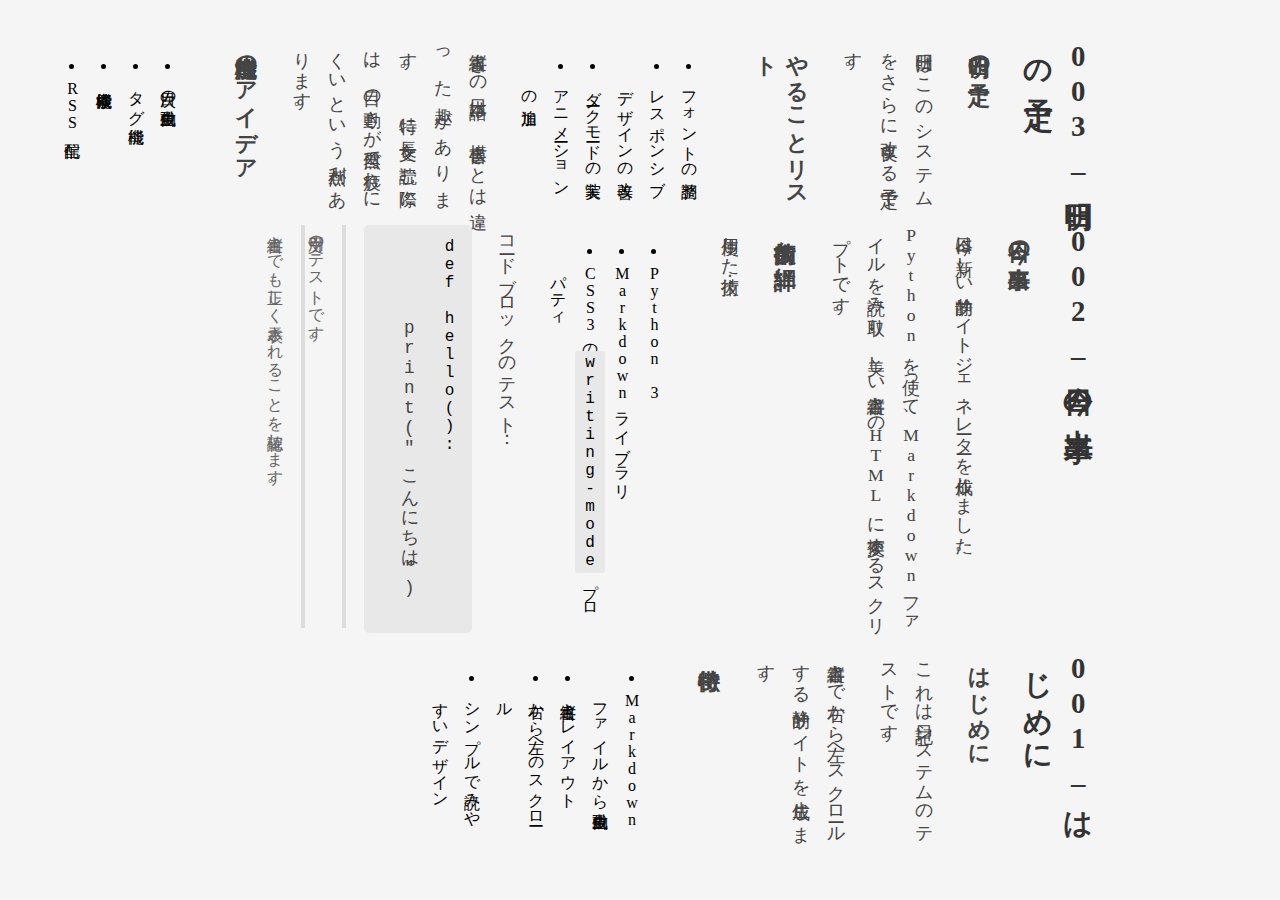
<file: index.html>
<!DOCTYPE html>
<html lang="ja">
<head>
    <meta charset="UTF-8">
    <meta name="viewport" content="width=device-width, initial-scale=1.0">
    <title>Nikki</title>
    <style>
        body {
            margin: 0;
            padding: 0;
            background-color: #f5f5f5;
            font-family: 'Hiragino Mincho ProN', 'Yu Mincho', serif;
            overflow-y: hidden;
        }
        
        .container {
            height: 100vh;
            overflow-x: scroll;
            overflow-y: hidden;
            display: flex;
            flex-direction: row-reverse;
            writing-mode: vertical-rl;
            text-orientation: upright;
            padding: 40px;
            box-sizing: border-box;
        }
        
        .content {
            height: 100%;
            margin-left: 60px;
        }
        
        .content:last-child {
            margin-left: 0;
        }
        
        h2 {
            font-size: 1.8em;
            margin-bottom: 20px;
            color: #333;
            font-weight: bold;
            letter-spacing: 0.1em;
        }
        
        h3 {
            font-size: 1.4em;
            margin-bottom: 15px;
            color: #444;
            font-weight: bold;
        }
        
        p {
            line-height: 2;
            font-size: 1.1em;
            color: #444;
            margin-bottom: 1.5em;
            text-align: justify;
        }
        
        ul, ol {
            margin-bottom: 1.5em;
            padding-right: 1.5em;
        }
        
        li {
            margin-bottom: 0.5em;
            line-height: 2;
        }
        
        code {
            background-color: #e8e8e8;
            padding: 0.2em 0.4em;
            border-radius: 3px;
            font-family: 'Courier New', monospace;
        }
        
        pre {
            background-color: #e8e8e8;
            padding: 1em;
            border-radius: 5px;
            overflow-x: auto;
            margin-bottom: 1.5em;
        }
        
        pre code {
            background-color: transparent;
            padding: 0;
        }
        
        blockquote {
            border-right: 4px solid #ddd;
            padding-right: 1em;
            margin: 0 0 1.5em 0;
            color: #666;
        }
        
        ::-webkit-scrollbar {
            height: 12px;
        }
        
        ::-webkit-scrollbar-track {
            background: #f1f1f1;
        }
        
        ::-webkit-scrollbar-thumb {
            background: #888;
            border-radius: 6px;
        }
        
        ::-webkit-scrollbar-thumb:hover {
            background: #555;
        }
    </style>
</head>
<body>
    <div class="container">
        <div class="content">
            <h2>001_はじめに</h2>
            <h3>はじめに</h3>
<p>これは日記システムのテストです。</p>
<p>縦書きで右から左へスクロールする静的サイトを生成します。</p>
<h3>特徴</h3>
<ul>
<li>Markdownファイルから自動生成</li>
<li>縦書きレイアウト</li>
<li>右から左へのスクロール</li>
<li>シンプルで読みやすいデザイン</li></ul>
        </div>
        <div class="content">
            <h2>002_今日の出来事</h2>
            <h3>今日の出来事</h3>
<p>今日は新しい静的サイトジェネレーターを作成しました。</p>
<p>Pythonを使って、Markdownファイルを読み取り、美しい縦書きのHTMLに変換するスクリプトです。</p>
<h3>技術的な詳細</h3>
<p>使用した技術：</p>
<ul>
<li>Python 3</li>
<li>Markdownライブラリ</li>
<li>CSS3の<code>writing-mode</code>プロパティ</li>
</ul>
<p>コードブロックのテスト：</p>
<pre><code>def hello():
<p>    print("こんにちは")</code></pre></p>
<blockquote>引用文のテストです。</blockquote>
<blockquote>縦書きでも正しく表示されることを確認します。</blockquote>
        </div>
        <div class="content">
            <h2>003_明日の予定</h2>
            <h3>明日の予定</h3>
<p>明日はこのシステムをさらに改良する予定です。</p>
<h3>やることリスト</h3>
<ul>
<li>フォントの調整</li>
<li>レスポンシブデザインの改善</li>
<li>ダークモードの実装</li>
<li>アニメーションの追加</li>
</ul>
<p>縦書きの日本語は、横書きとは違った趣があります。 特に長文を読む際には、目の動きが自然で疲れにくいという利点があります。</p>
<h3>追加機能のアイデア</h3>
<ul>
<li>目次の自動生成</li>
<li>タグ機能</li>
<li>検索機能</li>
<li>RSS配信</li></ul>
        </div>
    </div>
</body>
</html>
</file>
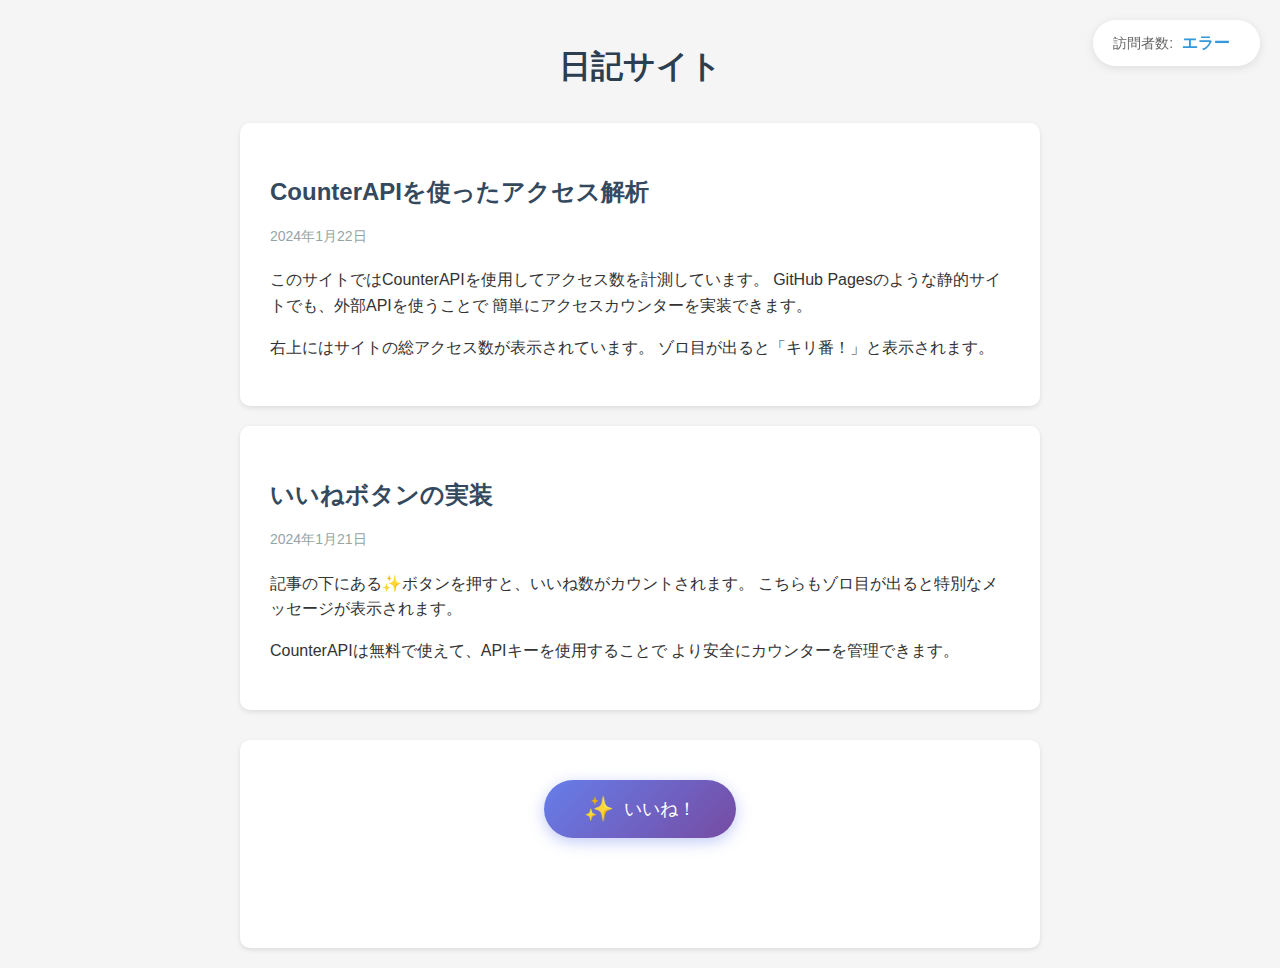
<file: counter.html>
<!DOCTYPE html>
<html lang="ja">
<head>
    <meta charset="UTF-8">
    <meta name="viewport" content="width=device-width, initial-scale=1.0">
    <title>日記 - アクセス解析デモ</title>
    <link rel="stylesheet" href="counter-style.css">
</head>
<body>
    <!-- アクセスカウンター（右上） -->
    <div id="access-counter" class="access-counter">
        <span class="counter-label">訪問者数:</span>
        <span id="access-count">-</span>
        <span id="access-kiriban" class="kiriban"></span>
    </div>

    <div class="container">
        <h1>日記サイト</h1>
        
        <article class="post">
            <h2>CounterAPIを使ったアクセス解析</h2>
            <p class="date">2024年1月22日</p>
            <p>
                このサイトではCounterAPIを使用してアクセス数を計測しています。
                GitHub Pagesのような静的サイトでも、外部APIを使うことで
                簡単にアクセスカウンターを実装できます。
            </p>
            <p>
                右上にはサイトの総アクセス数が表示されています。
                ゾロ目が出ると「キリ番！」と表示されます。
            </p>
        </article>

        <article class="post">
            <h2>いいねボタンの実装</h2>
            <p class="date">2024年1月21日</p>
            <p>
                記事の下にある✨ボタンを押すと、いいね数がカウントされます。
                こちらもゾロ目が出ると特別なメッセージが表示されます。
            </p>
            <p>
                CounterAPIは無料で使えて、APIキーを使用することで
                より安全にカウンターを管理できます。
            </p>
        </article>

        <!-- いいねボタン -->
        <div class="like-section">
            <button id="like-button" class="like-button">
                <span class="like-icon">✨</span>
                <span class="like-text">いいね！</span>
            </button>
            <div id="like-message" class="like-message"></div>
        </div>
    </div>

    <script src="counter.js"></script>
</body>
</html>
</file>
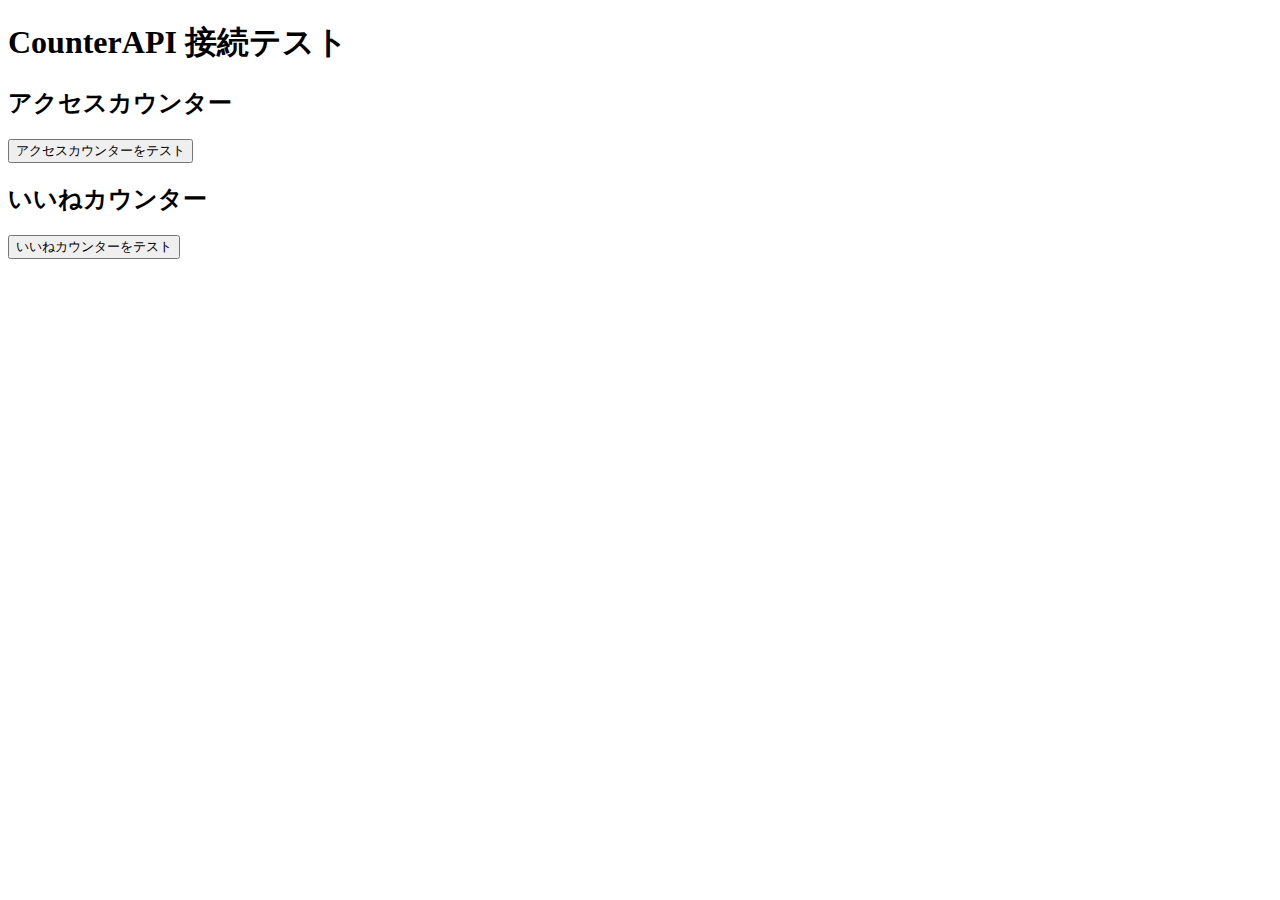
<file: test-counter.html>
<!DOCTYPE html>
<html lang="ja">
<head>
    <meta charset="UTF-8">
    <title>CounterAPI テスト</title>
</head>
<body>
    <h1>CounterAPI 接続テスト</h1>
    
    <h2>アクセスカウンター</h2>
    <button onclick="testAccessCounter()">アクセスカウンターをテスト</button>
    <div id="access-result"></div>
    
    <h2>いいねカウンター</h2>
    <button onclick="testLikeCounter()">いいねカウンターをテスト</button>
    <div id="like-result"></div>
    
    <script>
        const WORKSPACE = 'nikkisite2025';
        const ACCESS_COUNTER = 'totalvisits';
        const LIKE_COUNTER = 'totallikes';
        
        async function testAccessCounter() {
            const resultDiv = document.getElementById('access-result');
            resultDiv.innerHTML = 'テスト中...';
            
            try {
                // まず現在の値を取得 (V2)
                const getUrl = `https://api.counterapi.dev/v2/${WORKSPACE}/${ACCESS_COUNTER}`;
                const getResponse = await fetch(getUrl);
                console.log('GET Response:', getResponse.status);
                
                if (getResponse.ok) {
                    const getData = await getResponse.json();
                    console.log('GET Data:', getData);
                }
                
                // カウントアップ (V2)
                const upUrl = `https://api.counterapi.dev/v2/${WORKSPACE}/${ACCESS_COUNTER}/up`;
                const upResponse = await fetch(upUrl);
                
                if (upResponse.ok) {
                    const upData = await upResponse.json();
                    resultDiv.innerHTML = `
                        <p>成功！現在のカウント: ${upData.data.up_count}</p>
                        <p>APIレスポンス: ${JSON.stringify(upData)}</p>
                    `;
                } else {
                    const errorText = await upResponse.text();
                    resultDiv.innerHTML = `
                        <p style="color: red;">HTTPエラー: ${upResponse.status}</p>
                        <p>${errorText}</p>
                    `;
                }
            } catch (error) {
                resultDiv.innerHTML = `<p style="color: red;">エラー: ${error.message}</p>`;
                console.error('詳細:', error);
            }
        }
        
        async function testLikeCounter() {
            const resultDiv = document.getElementById('like-result');
            resultDiv.innerHTML = 'テスト中...';
            
            try {
                // カウントアップ (V2)
                const upUrl = `https://api.counterapi.dev/v2/${WORKSPACE}/${LIKE_COUNTER}/up`;
                const upResponse = await fetch(upUrl);
                
                if (upResponse.ok) {
                    const upData = await upResponse.json();
                    resultDiv.innerHTML = `
                        <p>成功！現在のカウント: ${upData.data.up_count}</p>
                        <p>APIレスポンス: ${JSON.stringify(upData)}</p>
                    `;
                } else {
                    const errorText = await upResponse.text();
                    resultDiv.innerHTML = `
                        <p style="color: red;">HTTPエラー: ${upResponse.status}</p>
                        <p>${errorText}</p>
                    `;
                }
            } catch (error) {
                resultDiv.innerHTML = `<p style="color: red;">エラー: ${error.message}</p>`;
                console.error('詳細:', error);
            }
        }
    </script>
</body>
</html>
</file>
<file: counter-style.css>
/* 全体のスタイル */
body {
    font-family: -apple-system, BlinkMacSystemFont, 'Segoe UI', Roboto, sans-serif;
    margin: 0;
    padding: 0;
    background-color: #f5f5f5;
    color: #333;
    line-height: 1.6;
}

.container {
    max-width: 800px;
    margin: 0 auto;
    padding: 20px;
}

h1 {
    color: #2c3e50;
    margin-bottom: 30px;
    text-align: center;
}

/* アクセスカウンター（右上） */
.access-counter {
    position: fixed;
    top: 20px;
    right: 20px;
    background: rgba(255, 255, 255, 0.95);
    padding: 10px 20px;
    border-radius: 25px;
    box-shadow: 0 2px 10px rgba(0, 0, 0, 0.1);
    font-size: 14px;
    z-index: 1000;
    transition: all 0.3s ease;
}

.access-counter:hover {
    transform: translateY(-2px);
    box-shadow: 0 4px 15px rgba(0, 0, 0, 0.15);
}

.counter-label {
    color: #666;
    margin-right: 5px;
}

#access-count {
    font-weight: bold;
    color: #3498db;
    font-size: 16px;
}

.kiriban {
    margin-left: 10px;
    color: #e74c3c;
    font-weight: bold;
    animation: bounce 0.5s ease;
}

/* 記事スタイル */
.post {
    background: white;
    padding: 30px;
    margin-bottom: 20px;
    border-radius: 10px;
    box-shadow: 0 2px 5px rgba(0, 0, 0, 0.1);
}

.post h2 {
    color: #34495e;
    margin-bottom: 10px;
}

.date {
    color: #95a5a6;
    font-size: 14px;
    margin-bottom: 20px;
}

/* いいねセクション */
.like-section {
    background: white;
    padding: 40px;
    border-radius: 10px;
    box-shadow: 0 2px 5px rgba(0, 0, 0, 0.1);
    text-align: center;
    margin-top: 30px;
}

.like-button {
    background: linear-gradient(135deg, #667eea 0%, #764ba2 100%);
    color: white;
    border: none;
    padding: 15px 40px;
    font-size: 18px;
    border-radius: 50px;
    cursor: pointer;
    transition: all 0.3s ease;
    display: inline-flex;
    align-items: center;
    gap: 10px;
    box-shadow: 0 4px 15px rgba(102, 126, 234, 0.4);
}

.like-button:hover:not(:disabled) {
    transform: translateY(-3px);
    box-shadow: 0 6px 20px rgba(102, 126, 234, 0.5);
}

.like-button:active {
    transform: translateY(-1px);
}

.like-button:disabled {
    opacity: 0.6;
    cursor: not-allowed;
}

.like-icon {
    font-size: 24px;
    animation: sparkle 1.5s ease infinite;
}

.like-message {
    margin-top: 20px;
    min-height: 50px;
    display: flex;
    flex-direction: column;
    align-items: center;
    gap: 10px;
}

.like-count {
    font-size: 20px;
    color: #667eea;
    font-weight: bold;
}

.thank-you {
    font-size: 18px;
    color: #27ae60;
    animation: fadeIn 0.5s ease;
}

.zorome {
    font-size: 24px;
    color: #e74c3c;
    font-weight: bold;
    animation: pulse 1s ease infinite;
}

/* アニメーション */
@keyframes bounce {
    0%, 100% { transform: scale(1); }
    50% { transform: scale(1.2); }
}

@keyframes sparkle {
    0%, 100% { opacity: 1; }
    50% { opacity: 0.5; }
}

@keyframes fadeIn {
    from { opacity: 0; transform: translateY(10px); }
    to { opacity: 1; transform: translateY(0); }
}

@keyframes pulse {
    0%, 100% { transform: scale(1); }
    50% { transform: scale(1.1); }
}

/* レスポンシブ対応 */
@media (max-width: 600px) {
    .access-counter {
        top: 10px;
        right: 10px;
        padding: 8px 15px;
        font-size: 12px;
    }
    
    #access-count {
        font-size: 14px;
    }
    
    .container {
        padding: 10px;
    }
    
    .post {
        padding: 20px;
    }
    
    .like-button {
        padding: 12px 30px;
        font-size: 16px;
    }
}
</file>
